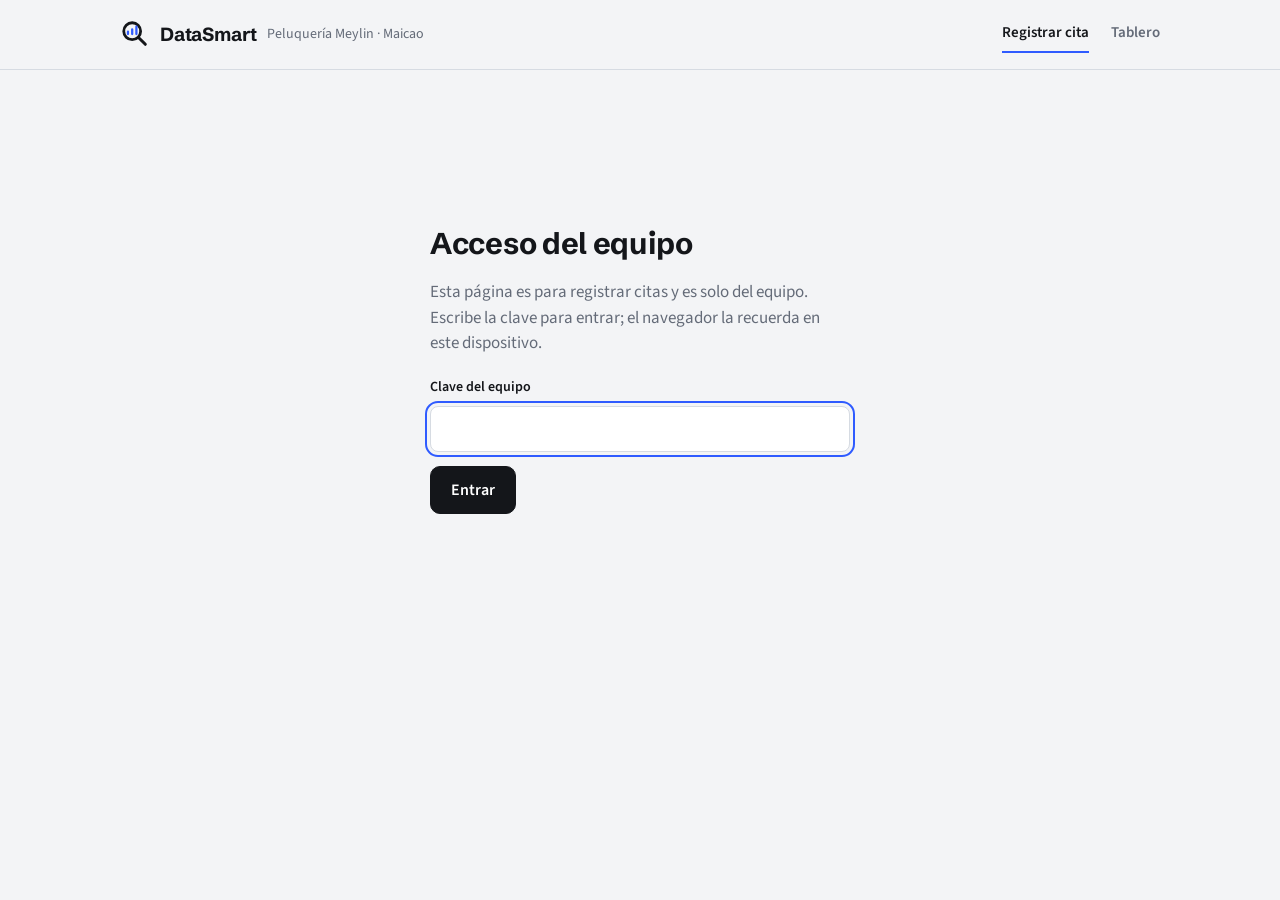
<file: index.html>
<!doctype html>
<html lang="es">
<head>
<meta charset="utf-8">
<meta name="viewport" content="width=device-width, initial-scale=1">
<title>DataSmart · Registrar cita</title>
<link rel="icon" href="data:image/svg+xml,%3Csvg xmlns='http://www.w3.org/2000/svg' viewBox='0 0 32 32'%3E%3Ccircle cx='13' cy='13' r='9' fill='none' stroke='%2314161a' stroke-width='3'/%3E%3Cpath d='M20 20l7 7' stroke='%2314161a' stroke-width='3.2' stroke-linecap='round'/%3E%3Cpath d='M8.5 16v-2.5M13 16v-5M17.5 16v-8' stroke='%232f5bff' stroke-width='2.4' stroke-linecap='round'/%3E%3C/svg%3E">
<link rel="preconnect" href="https://fonts.googleapis.com"><link rel="preconnect" href="https://fonts.gstatic.com" crossorigin>
<link href="https://fonts.googleapis.com/css2?family=Schibsted+Grotesk:wght@500;600;700&family=Source+Sans+3:wght@400;600;700&display=swap" rel="stylesheet">
<link rel="stylesheet" href="datasmart.css?v=5">
<style>
.hoy { display: grid; grid-template-columns: repeat(4, 1fr); border-top: 1px solid var(--line); border-bottom: 1px solid var(--line); margin-top: 26px; }
.hoy > div { padding: 14px 0 14px 16px; border-left: 1px solid var(--line); min-width: 0; }
.hoy > div:first-child { border-left: 0; padding-left: 0; }
.hoy small { display: block; color: var(--muted); font-size: 14px; }
.hoy b { display: block; font: 700 24px/1.2 var(--f-display); color: var(--ink); margin-top: 2px; font-variant-numeric: tabular-nums; }

form.reg { margin-top: 8px; display: grid; }
.campo { display: grid; gap: 12px; padding-block: 24px; border-bottom: 1px solid var(--line); }
.campo > label, .campo > .lab { font: 600 16px var(--f-body); color: var(--ink); }
.campo input[type=date] { font: 500 17px var(--f-body); padding: 11px 14px; border: 1.5px solid var(--line); border-radius: 10px; background: #fff; color: var(--ink); width: 100%; max-width: 260px; }
.grid-serv { display: grid; grid-template-columns: repeat(3, 1fr); gap: 10px; }
.opc { appearance: none; text-align: left; background: #fff; border: 1.5px solid var(--line); border-radius: 12px; padding: 14px 14px 13px; cursor: pointer; display: grid; gap: 4px; min-width: 0; transition: border-color .15s ease, background .15s ease; }
.opc:hover { border-color: var(--ink-2); }
.opc b { font: 600 16px/1.25 var(--f-body); color: var(--ink); }
.opc small { color: var(--muted); font-size: 14.5px; font-variant-numeric: tabular-nums; }
.opc[aria-pressed="true"] { border-color: var(--accent); background: var(--accent-soft); box-shadow: inset 0 0 0 1px var(--accent); }
.opc[aria-pressed="true"] small { color: var(--accent-ink); }
.seg { display: grid; grid-auto-flow: column; grid-auto-columns: 1fr; gap: 0; border: 1.5px solid var(--line); border-radius: 10px; overflow: hidden; background: #fff; max-width: 560px; }
.seg button { appearance: none; border: 0; background: transparent; padding: 12px 10px; font: 600 16px var(--f-body); color: var(--muted); cursor: pointer; border-left: 1px solid var(--line); }
.seg button:first-child { border-left: 0; }
.seg button[aria-pressed="true"] { background: var(--ink); color: #fff; }
.resumen { display: flex; justify-content: space-between; align-items: baseline; gap: 16px; flex-wrap: wrap; padding-block: 22px 8px; }
.resumen .t { font: 700 26px var(--f-display); color: var(--ink); font-variant-numeric: tabular-nums; }
.resumen .t small { font: 500 16px var(--f-body); color: var(--muted); margin-left: 8px; }
.guardar { display: flex; gap: 12px; align-items: center; flex-wrap: wrap; padding-block: 16px 6px; }
@media (max-width: 620px) {
  .hoy { grid-template-columns: repeat(2, 1fr); }
  .hoy > div:nth-child(odd) { border-left: 0; padding-left: 0; }
  .hoy > div:nth-child(n+3) { border-top: 1px solid var(--line); }
  .grid-serv { grid-template-columns: 1fr 1fr; }
  .seg button { font-size: 15px; padding: 11px 6px; }
  .campo input[type=date] { max-width: none; }
  .guardar .btn { width: 100%; }
}
</style>
</head>
<body>
<header class="top">
  <div class="wrap">
    <a class="brand" href="index.html" aria-label="DataSmart, inicio">
      <svg viewBox="0 0 32 32" aria-hidden="true"><circle cx="13" cy="13" r="9" fill="none" stroke="currentColor" stroke-width="3"/><path d="M20 20l7 7" stroke="currentColor" stroke-width="3.2" stroke-linecap="round"/><path d="M8.5 16v-2.5M13 16v-5M17.5 16v-8" stroke="#2f5bff" stroke-width="2.4" stroke-linecap="round"/></svg>
      <b>DataSmart</b><span id="negocio">Peluquería Meylin · Maicao</span>
    </a>
    <nav class="nav" aria-label="Principal"><a href="index.html" aria-current="page">Registrar cita</a><a href="tablero.html">Tablero</a></nav>
    <button class="salir" id="salir" type="button" hidden>Salir</button>
  </div>
</header>

<section class="acceso" id="acceso" aria-labelledby="acc-h">
  <div class="acceso-in">
    <h1 id="acc-h">Acceso del equipo</h1>
    <p>Esta página es para registrar citas y es solo del equipo. Escribe la clave para entrar; el navegador la recuerda en este dispositivo.</p>
    <form id="acc-form" class="acc-form">
      <label for="clave">Clave del equipo</label>
      <input id="clave" type="password" autocomplete="current-password" required>
      <button class="btn" type="submit" id="acc-btn">Entrar</button>
    </form>
    <p class="acc-msg" id="acc-msg" role="status"></p>
  </div>
</section>
<main class="wrap" id="contenido" hidden>
  <section class="block" style="border-top:0;padding-top:40px">
    <h1 class="h1">Registrar una cita</h1>
    <p class="lede" style="margin-top:10px">Una cita por vez. Elige el servicio y cómo llegó la clienta. El precio y el costo salen de la lista de servicios, no se escriben a mano.</p>
    <div class="hoy" id="hoy" aria-live="polite"></div>
  </section>

  <div id="avisos"></div>

  <form class="reg" id="form" novalidate>
    <div class="campo">
      <label for="fecha">Fecha de la cita</label>
      <input type="date" id="fecha" required>
    </div>

    <div class="campo">
      <span class="lab" id="l-serv">Servicio</span>
      <div class="grid-serv" id="servicios" role="group" aria-labelledby="l-serv"></div>
    </div>

    <div class="campo">
      <span class="lab" id="l-llega">¿Cómo llegó?</span>
      <div class="seg" id="llega" role="group" aria-labelledby="l-llega">
        <button type="button" data-v="WhatsApp" aria-pressed="false">WhatsApp</button>
        <button type="button" data-v="Llegó sin cita" aria-pressed="false">Sin cita</button>
        <button type="button" data-v="Vecina" aria-pressed="false">Vecina</button>
      </div>
    </div>

    <div class="campo">
      <span class="lab" id="l-cli">¿Es clienta nueva o ya venía?</span>
      <div class="seg" id="cliente" role="group" aria-labelledby="l-cli">
        <button type="button" data-v="Nueva" aria-pressed="false">Nueva</button>
        <button type="button" data-v="Ya venía" aria-pressed="false">Ya venía</button>
      </div>
    </div>

    <div class="campo" style="border-bottom:0">
      <span class="lab" id="l-est">¿Llegó a la cita?</span>
      <div class="seg" id="estado" role="group" aria-labelledby="l-est">
        <button type="button" data-v="Atendida" aria-pressed="true">Sí, atendida</button>
        <button type="button" data-v="No llegó" aria-pressed="false">No llegó</button>
      </div>
    </div>

    <div class="resumen">
      <div class="t" id="res-t">Elige un servicio</div>
      <p class="note" id="res-n"></p>
    </div>
    <div class="guardar">
      <button class="btn acc" id="guardar" type="submit">Guardar cita</button>
      <button class="btn line sm" id="limpiar" type="button">Empezar de nuevo</button>
    </div>
  </form>

  <p class="foot">Las citas se guardan en la hoja Agenda. Los nombres de las clientas no se piden: no hacen falta para leer la agenda.</p>
</main>
<div class="toast" id="toast" hidden></div>

<script src="config.js?v=5"></script>
<script src="demo-data.js?v=1"></script>
<script src="lib.js?v=5"></script>
<script>
(function () {
  "use strict";
  var $ = function (id) { return document.getElementById(id); }, X = window.DS, esc = X.esc, money = X.money;
  var data = null, sel = { servicio: "", llegada: "", cliente: "", estado: "Atendida" };
  $("negocio").textContent = X.CFG.NEGOCIO || "Agenda";

  function toast(t) { var e = $("toast"); e.textContent = t; e.hidden = false; clearTimeout(toast.h); toast.h = setTimeout(function () { e.hidden = true; }, 3200); }
  function servicioInfo(n) { return (data && data.servicios || []).filter(function (s) { return s.servicio === n; })[0]; }

  function pintaServicios() {
    $("servicios").innerHTML = data.servicios.map(function (s) {
      return '<button type="button" class="opc" data-s="' + esc(s.servicio) + '" aria-pressed="' + (sel.servicio === s.servicio ? "true" : "false") + '"><b>' + esc(s.servicio) + "</b><small>" + money(s.precio) + "</small></button>";
    }).join("");
  }
  function pintaSeg(id, key) {
    document.querySelectorAll("#" + id + " button").forEach(function (b) { b.setAttribute("aria-pressed", b.dataset.v === sel[key] ? "true" : "false"); });
  }
  function resumen() {
    var s = servicioInfo(sel.servicio), t = $("res-t"), n = $("res-n");
    if (!s) { t.textContent = "Elige un servicio"; n.textContent = "Cuando elijas el servicio aparece el ingreso y el margen de esta cita."; return; }
    if (sel.estado === "No llegó") { t.innerHTML = "$0<small>sin ingreso</small>"; n.textContent = "La cita no llegó: se guarda con ingreso cero. Así el sábado no parece más lleno de lo que fue."; return; }
    var m = s.precio - s.costo;
    t.innerHTML = money(s.precio) + "<small>ingreso</small> &nbsp;" + money(m) + "<small>margen</small>";
    n.textContent = "Costo de insumos " + money(s.costo) + ". El margen es antes de arriendo y del tiempo de la dueña.";
  }
  function pintaHoy() {
    var hoy = X.today(), H = data.citas.filter(function (c) { return c.fecha === hoy; }), att = H.filter(function (c) { return X.norm(c.estado) === "atendida"; });
    var ing = X.sum(att, function (c) { return c.precio; });
    $("hoy").innerHTML = '<div><small>Citas hoy</small><b>' + H.length + "</b></div>" +
      '<div><small>Atendidas</small><b>' + att.length + "</b></div>" +
      '<div><small>No llegaron</small><b>' + (H.length - att.length) + "</b></div>" +
      '<div><small>Ingreso de hoy</small><b>' + money(ing) + "</b></div>";
  }

  $("servicios").addEventListener("click", function (e) { var b = e.target.closest("button[data-s]"); if (!b) return; sel.servicio = b.dataset.s; pintaServicios(); resumen(); });
  ["llega", "cliente", "estado"].forEach(function (id) {
    var key = id === "llega" ? "llegada" : id;
    $(id).addEventListener("click", function (e) { var b = e.target.closest("button[data-v]"); if (!b) return; sel[key] = b.dataset.v; pintaSeg(id, key); resumen(); });
  });

  function validar() {
    if (!$("fecha").value) return "Elige la fecha de la cita.";
    if ($("fecha").value > X.today()) return "La fecha no puede ser posterior a hoy. Las citas se registran cuando ya ocurrieron.";
    if (!sel.servicio) return "Elige el servicio.";
    if (!sel.llegada) return "Indica cómo llegó la clienta.";
    if (!sel.cliente) return "Indica si es clienta nueva o ya venía.";
    return "";
  }
  function limpiarForm() {
    sel.servicio = ""; sel.llegada = ""; sel.cliente = ""; sel.estado = "Atendida";
    pintaServicios(); pintaSeg("llega", "llegada"); pintaSeg("cliente", "cliente"); pintaSeg("estado", "estado"); resumen();
  }
  $("limpiar").addEventListener("click", function () { limpiarForm(); $("resultado") && ($("resultado").innerHTML = ""); });

  $("form").addEventListener("submit", function (e) {
    e.preventDefault();
    var err = validar(); if (err) { toast(err); return; }
    if (!X.CFG.REGISTRO) { toast("El registro todavía no está conectado (ver LEEME.txt, paso 4)."); return; }
    var b = $("guardar"); b.disabled = true; b.textContent = "Guardando…";
    var fecha = $("fecha").value;
    X.registrar({ fecha: fecha, servicio: sel.servicio, llegada: sel.llegada, cliente: sel.cliente, estado: sel.estado }).then(function (r) {
      b.disabled = false; b.textContent = "Guardar cita";
      if (r.ok) {
        var s = servicioInfo(sel.servicio);
        data.citas.push({ id: r.id, fecha: fecha, servicio: sel.servicio, llegada: sel.llegada, tipo: sel.cliente, estado: sel.estado, precio: r.precio, costo: r.costo });
        var txt = sel.estado === "No llegó" ? "No llegó, sin ingreso." : "Ingreso " + money(r.precio) + " · margen " + money(r.precio - r.costo) + ".";
        $("avisos").innerHTML = '<div class="aviso ok" role="status"><b>Cita ' + esc(r.id) + " guardada.</b> " + esc(txt) + " Hoy van " + (function (n) { return n + (n === 1 ? " cita registrada." : " citas registradas."); })(data.citas.filter(function (c) { return c.fecha === X.today(); }).length) + "</div>";
        limpiarForm(); pintaHoy();
      } else if (r.sinConfig) {
        toast("El registro todavía no está conectado.");
      } else {
        $("avisos").innerHTML = '<div class="aviso err" role="alert">' + esc(r.error || "No se pudo guardar la cita.") + "</div>";
      }
    });
  });

  $("fecha").max = X.today(); $("fecha").value = X.today();
  $("fecha").addEventListener("change", function () { pintaHoy(); });

  X.acceso(function (d) {
    data = d;
    var av = d.avisos.slice();
    if (d.modo === "demo" && !d.avisos.length) av.push("Modo de demostración: se muestran datos de ejemplo y las citas no se guardan todavía.");
    if (!X.CFG.REGISTRO) av.push("El registro automático no está conectado (REGISTRO en config.js).");
    $("avisos").innerHTML = av.map(function (a) { return '<div class="aviso' + (d.avisos.length ? " err" : "") + '" role="status">' + esc(a) + "</div>"; }).join("");
    pintaServicios(); pintaSeg("estado", "estado"); pintaHoy(); resumen();
  });
})();
</script>
</body>
</html>
</file>
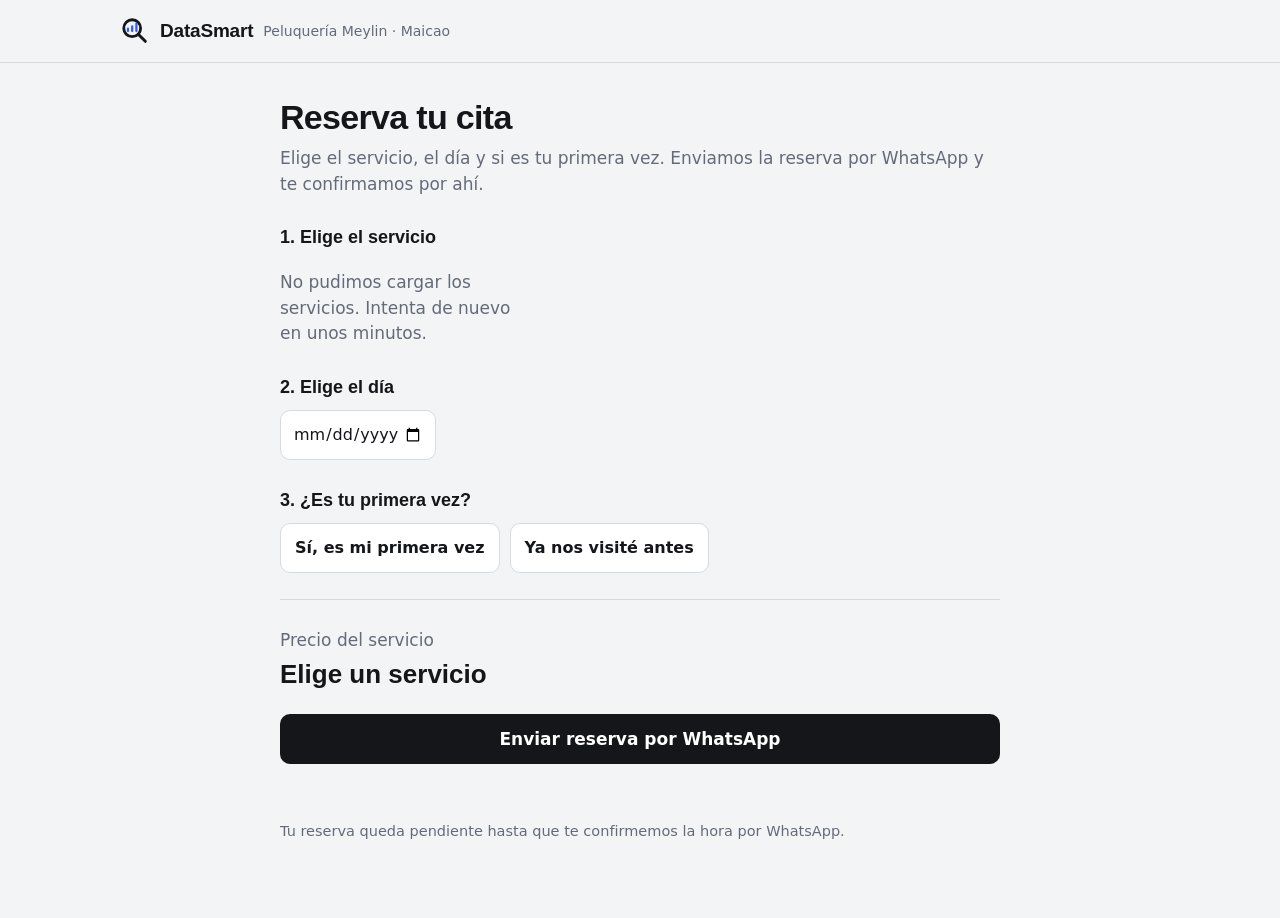
<file: reserva.html>
<!doctype html>
<html lang="es">
<head>
<meta charset="utf-8">
<meta name="viewport" content="width=device-width, initial-scale=1">
<title>Reserva tu cita · DataSmart</title>
<link rel="stylesheet" href="datasmart.css?v=5">
<style>
  .res-main { max-width: 760px; margin: 0 auto; padding: 36px 20px 60px; }
  .res-h { font: 700 34px/1.1 var(--f-display); letter-spacing: -.02em; color: var(--ink); margin: 0; }
  .res-lede { margin: 10px 0 0; color: var(--muted); }
  .res-paso { margin-top: 30px; }
  .res-paso h2 { font: 700 18px var(--f-display); color: var(--ink); margin: 0 0 12px; }
  .opc-grid { display: grid; gap: 10px; grid-template-columns: repeat(auto-fill, minmax(200px, 1fr)); }
  .seg { display: flex; gap: 10px; flex-wrap: wrap; }
  .opc, .seg button {
    font: inherit; color: var(--ink); background: #fff; border: 1px solid var(--line); border-radius: 10px;
    padding: 12px 14px; text-align: left; cursor: pointer; display: grid; gap: 2px;
  }
  .opc b, .seg button { font-weight: 600; font-size: 16px; }
  .opc small { color: var(--muted); font-size: 14px; }
  .opc[aria-pressed="true"], .seg button[aria-pressed="true"] { border-color: var(--accent); background: var(--accent-soft); box-shadow: inset 0 0 0 1px var(--accent); }
  .res-fecha { font: inherit; font-size: 16px; padding: 11px 12px; border: 1px solid var(--line); border-radius: 10px; background: #fff; color: var(--ink); }
  .res-resumen { margin-top: 26px; padding: 18px 0 0; border-top: 1px solid var(--line); display: grid; gap: 6px; }
  .res-resumen b { font: 700 26px var(--f-display); color: var(--ink); }
  .res-resumen p { margin: 0; color: var(--muted); font-size: 15px; }
  .res-btn { margin-top: 18px; width: 100%; font: 700 17px var(--f-body); padding: 15px 18px; border: 0; border-radius: 10px; background: #14161a; color: #fff; cursor: pointer; }
  .res-btn:disabled { opacity: .55; cursor: default; }
  .res-msg { min-height: 1.4em; color: #b42318; font-size: 15px; margin-top: 10px; }
  .res-aviso { margin-top: 26px; font-size: 14.5px; color: var(--muted); }
  .res-toast { position: fixed; left: 50%; bottom: 24px; transform: translateX(-50%); background: #14161a; color: #fff; padding: 10px 16px; border-radius: 8px; font-size: 15px; max-width: calc(100% - 40px); }
  .res-toast[hidden] { display: none; }
</style>
</head>
<body>
<header class="top">
  <div class="wrap">
    <a class="brand" href="reserva.html" aria-label="DataSmart, reservas">
      <svg viewBox="0 0 32 32" aria-hidden="true"><circle cx="13" cy="13" r="9" fill="none" stroke="currentColor" stroke-width="3"/><path d="M20 20l7 7" stroke="currentColor" stroke-width="3.2" stroke-linecap="round"/><path d="M8.5 16v-2.5M13 16v-5M17.5 16v-8" stroke="#2f5bff" stroke-width="2.4" stroke-linecap="round"/></svg>
      <b>DataSmart</b><span id="negocio"></span>
    </a>
  </div>
</header>

<main class="res-main">
  <h1 class="res-h">Reserva tu cita</h1>
  <p class="res-lede">Elige el servicio, el día y si es tu primera vez. Enviamos la reserva por WhatsApp y te confirmamos por ahí.</p>

  <section class="res-paso" aria-labelledby="h-serv">
    <h2 id="h-serv">1. Elige el servicio</h2>
    <div class="opc-grid" id="servicios"><p class="res-lede">Cargando servicios…</p></div>
  </section>

  <section class="res-paso" aria-labelledby="h-dia">
    <h2 id="h-dia">2. Elige el día</h2>
    <input class="res-fecha" id="fecha" type="date" aria-label="Día de la cita">
  </section>

  <section class="res-paso" aria-labelledby="h-tipo">
    <h2 id="h-tipo">3. ¿Es tu primera vez?</h2>
    <div class="seg" id="tipo">
      <button type="button" data-v="Nueva" aria-pressed="false">Sí, es mi primera vez</button>
      <button type="button" data-v="Ya venía" aria-pressed="false">Ya nos visité antes</button>
    </div>
  </section>

  <div class="res-resumen" aria-live="polite">
    <span class="res-lede">Precio del servicio</span>
    <b id="res-t">Elige un servicio</b>
    <p id="res-n"></p>
  </div>

  <button class="res-btn" id="enviar" type="button">Enviar reserva por WhatsApp</button>
  <p class="res-msg" id="msg" role="status"></p>
  <p class="res-aviso">Tu reserva queda pendiente hasta que te confirmemos la hora por WhatsApp.</p>
</main>

<div class="res-toast" id="toast" role="status" hidden></div>

<script src="config.js?v=5"></script>
<script src="lib.js?v=5"></script>
<script>
(function () {
  "use strict";
  var X = window.DS, $ = function (id) { return document.getElementById(id); };
  var sel = { servicios: [], tipo: "" }, servicios = [];
  var hoy = X.today();

  $("negocio").textContent = X.CFG.NEGOCIO || "";
  $("fecha").min = hoy;
  $("fecha").max = X.addDays(hoy, 60);
  $("fecha").value = "";

  function toast(t) { var e = $("toast"); e.textContent = t; e.hidden = false; clearTimeout(toast.h); toast.h = setTimeout(function () { e.hidden = true; }, 3400); }
  function precioDe(n) { return servicios.filter(function (s) { return s.servicio === n; })[0]; }

  function pintaServicios() {
    $("servicios").innerHTML = servicios.map(function (s) {
      var on = sel.servicios.indexOf(s.servicio) >= 0;
      return '<button type="button" class="opc" data-s="' + X.esc(s.servicio) + '" aria-pressed="' + (on ? "true" : "false") + '"><b>' + X.esc(s.servicio) + "</b><small>" + X.money(s.precio) + "</small></button>";
    }).join("");
  }
  function pintaTipo() {
    document.querySelectorAll("#tipo button").forEach(function (b) { b.setAttribute("aria-pressed", b.dataset.v === sel.tipo ? "true" : "false"); });
  }
  function resumen() {
    var total = 0, nombres = [];
    sel.servicios.forEach(function (n) { var s = precioDe(n); if (s) { total += s.precio; nombres.push(s.servicio); } });
    $("res-t").textContent = nombres.length ? X.money(total) : "Elige un servicio";
    $("res-n").textContent = nombres.length ? (nombres.length === 1 ? "Precio de " + nombres[0] : nombres.length + " servicios: " + nombres.join(", ")) + ". Lo pagas al llegar." : "";
  }

  $("servicios").addEventListener("click", function (e) {
    var b = e.target.closest("button[data-s]"); if (!b) return;
    var n = b.dataset.s, k = sel.servicios.indexOf(n);
    if (k >= 0) sel.servicios.splice(k, 1); else sel.servicios.push(n);
    pintaServicios(); resumen();
  });
  $("tipo").addEventListener("click", function (e) {
    var b = e.target.closest("button[data-v]"); if (!b) return;
    sel.tipo = b.dataset.v; pintaTipo();
  });

  function validar() {
    if (!sel.servicios.length) return "Elige al menos un servicio.";
    if (!$("fecha").value) return "Elige el día.";
    if ($("fecha").value < hoy) return "Elige un día de hoy en adelante.";
    if (!sel.tipo) return "Dinos si es tu primera vez o si ya nos visitaste.";
    return "";
  }
  function textoReserva(id) {
    var f = X.dayName($("fecha").value) + " " + X.fmtDate($("fecha").value);
    return "Hola, quiero reservar " + sel.servicios.join(" y ") + " para el " + f + ". " +
      (sel.tipo === "Nueva" ? "Es mi primera vez." : "Ya nos he visitado antes.") + (id ? " (Reserva " + id + ")" : "");
  }

  $("enviar").addEventListener("click", function () {
    var err = validar(); if (err) { $("msg").textContent = err; return; }
    $("msg").textContent = "";
    var b = $("enviar"); b.disabled = true; b.textContent = "Enviando…";
    X.enviarSolicitud({ servicios: sel.servicios, fecha: $("fecha").value, tipo: sel.tipo }).then(function (r) {
      if (!X.CFG.WHATSAPP) { b.disabled = false; b.textContent = "Enviar reserva por WhatsApp"; $("msg").textContent = "La reserva por WhatsApp todavía no está configurada. Avisa al negocio."; return; }
      var id = r && r.ok ? r.id : "";
      if (!id) toast("No pudimos guardar la reserva en línea. Te escribimos por WhatsApp igual.");
      location.href = "https://wa.me/" + X.CFG.WHATSAPP + "?text=" + encodeURIComponent(textoReserva(id));
    });
  });

  X.loadServicios().then(function (d) {
    servicios = d.servicios; pintaServicios(); resumen();
  }, function (err) {
    var m = err && err.message;
    var txt = m === "sinregistro" ? "Falta conectar el script en config.js (REGISTRO)."
      : m === "version" ? "El script de Google todavía no tiene la versión nueva. En Apps Script: Implementar > Administrar implementaciones > editar > Versión nueva > Implementar."
      : m === "hoja" ? "No encuentro la hoja Servicios con las columnas Servicio y Precio."
      : "No pudimos cargar los servicios. Intenta de nuevo en unos minutos.";
    $("servicios").innerHTML = '<p class="res-lede">' + X.esc(txt) + '</p>';
  });
})();
</script>
</body>
</html>
</file>
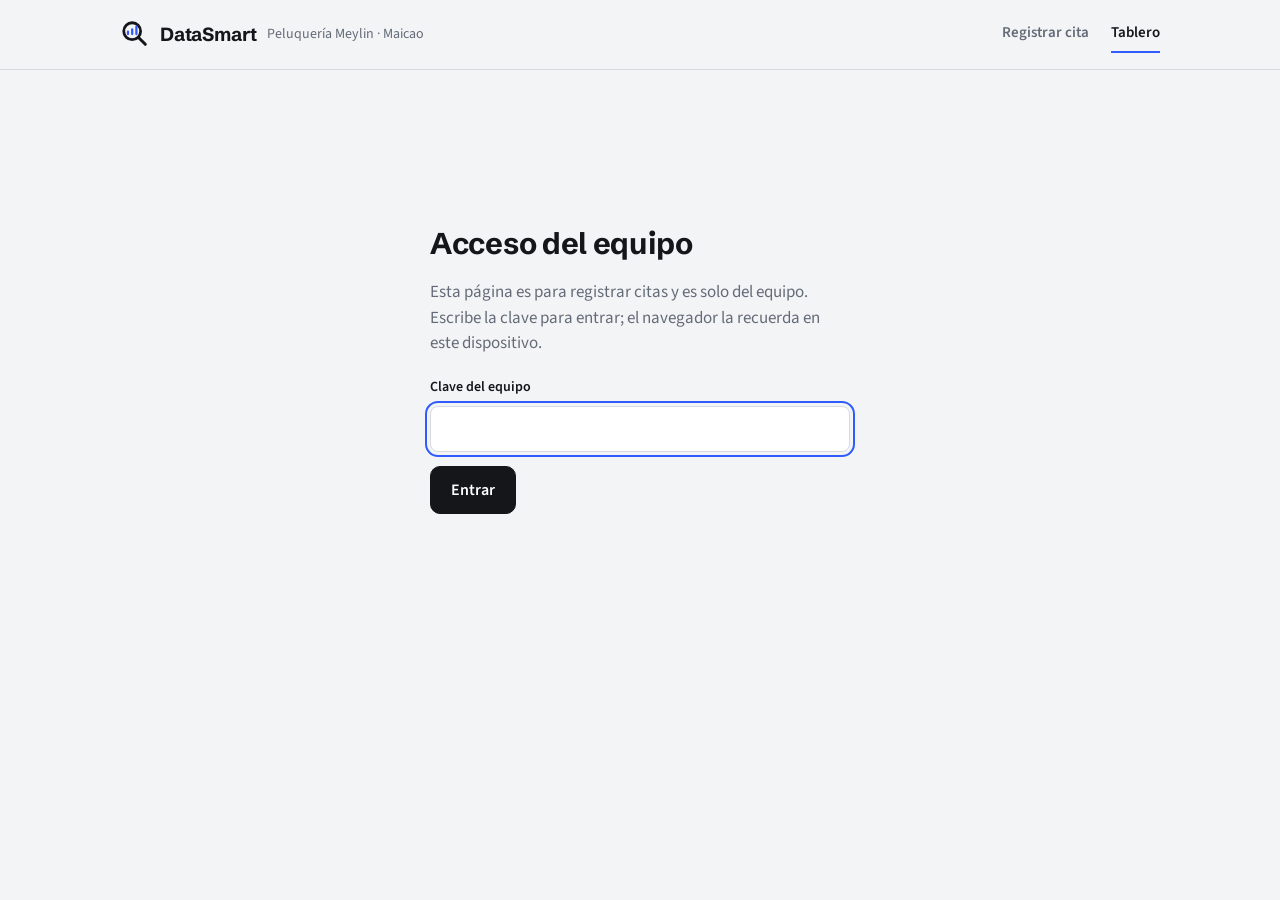
<file: tablero.html>
<!doctype html>
<html lang="es">
<head>
<meta charset="utf-8">
<meta name="viewport" content="width=device-width, initial-scale=1">
<title>DataSmart · Tablero</title>
<link rel="icon" href="data:image/svg+xml,%3Csvg xmlns='http://www.w3.org/2000/svg' viewBox='0 0 32 32'%3E%3Ccircle cx='13' cy='13' r='9' fill='none' stroke='%2314161a' stroke-width='3'/%3E%3Cpath d='M20 20l7 7' stroke='%2314161a' stroke-width='3.2' stroke-linecap='round'/%3E%3Cpath d='M8.5 16v-2.5M13 16v-5M17.5 16v-8' stroke='%232f5bff' stroke-width='2.4' stroke-linecap='round'/%3E%3C/svg%3E">
<link rel="preconnect" href="https://fonts.googleapis.com"><link rel="preconnect" href="https://fonts.gstatic.com" crossorigin>
<link href="https://fonts.googleapis.com/css2?family=Schibsted+Grotesk:wght@500;600;700&family=Source+Sans+3:wght@400;600;700&display=swap" rel="stylesheet">
<link rel="stylesheet" href="datasmart.css?v=5">
<style>
.bar-top { display: flex; justify-content: space-between; align-items: end; gap: 20px; flex-wrap: wrap; padding-block: 38px 6px; }
.bar-top .h1 { font-size: clamp(28px, 4vw, 40px); }
.rango { display: flex; gap: 12px; align-items: end; flex-wrap: wrap; }
.rango label { display: grid; gap: 4px; font: 600 14px var(--f-body); color: var(--muted); }
.rango input { font: 500 16px var(--f-body); padding: 8px 10px; border: 1.5px solid var(--line); border-radius: 8px; background: #fff; color: var(--ink); }

.hero { padding-block: 34px 40px; display: grid; gap: 12px; }
.hero .cifra { font: 700 clamp(64px, 12vw, 136px)/.95 var(--f-display); letter-spacing: -.035em; color: var(--ink); font-variant-numeric: tabular-nums; }
.hero .cifra span { color: var(--accent); }
.hero p { margin: 0; max-width: 56ch; font-size: 19px; color: var(--ink-2); }
.cifras { display: grid; grid-template-columns: repeat(4, 1fr); margin-top: 26px; border-top: 1px solid var(--line); }
.cifras > div { padding: 18px 0 0 18px; border-left: 1px solid var(--line); min-width: 0; }
.cifras > div:first-child { border-left: 0; padding-left: 0; }
.cifras small { display: block; color: var(--muted); font-size: 15px; }
.cifras b { display: block; font: 700 clamp(26px, 3vw, 34px)/1.1 var(--f-display); color: var(--ink); margin-top: 6px; font-variant-numeric: tabular-nums; letter-spacing: -.01em; }
.cifras b.acc { color: var(--accent); }

.lecturas { display: grid; gap: 0; margin: 0; padding: 0; list-style: none; }
.lecturas li { padding-block: 16px; border-top: 1px solid var(--line); font-size: 18px; color: var(--ink-2); max-width: 72ch; }
.lecturas li:last-child { border-bottom: 1px solid var(--line); }
.lecturas b { color: var(--ink); font-weight: 700; }

.dos { display: grid; grid-template-columns: 1.15fr 1fr; gap: 56px; align-items: start; }

.fila { display: grid; grid-template-columns: minmax(130px, 200px) 1fr minmax(96px, 130px); gap: 16px; align-items: center; padding-block: 12px; border-top: 1px solid var(--line); font-size: 16.5px; }
.fila:last-child { border-bottom: 1px solid var(--line); }
.fila .n b { display: block; color: var(--ink); font-weight: 600; }
.fila .n small { color: var(--muted); font-size: 14px; }
.fila .pista { height: 12px; background: var(--soft); border-radius: 2px; overflow: hidden; }
.fila .pista i { display: block; height: 100%; width: 0; background: var(--bar); transition: width .9s cubic-bezier(.2,.7,.2,1); }
.fila.top .pista i { background: var(--accent); }
.fila .v { text-align: right; font-variant-numeric: tabular-nums; color: var(--ink); font-weight: 700; }
.fila .n { grid-column: 1; grid-row: 1; }
.fila .v small { display: block; font-weight: 400; color: var(--muted); font-size: 14px; }

.cols { display: grid; grid-template-columns: repeat(6, 1fr); gap: 14px; height: 280px; border-bottom: 1px solid var(--ink); padding-top: 4px; }
.col { display: grid; grid-template-rows: auto minmax(0, 1fr) auto auto; justify-items: center; align-items: end; gap: 8px; min-width: 0; }
.col .zona { height: 100%; width: 100%; display: flex; align-items: flex-end; justify-content: center; }
.col .b { width: 100%; max-width: 64px; background: var(--bar); border-radius: 3px 3px 0 0; height: 0; transition: height .9s cubic-bezier(.2,.7,.2,1); }
.col.top .b { background: var(--accent); }
.col .val { font: 700 15px var(--f-display); color: var(--ink); white-space: nowrap; font-variant-numeric: tabular-nums; }
.col .d { font-size: 15px; color: var(--ink-2); padding-bottom: 6px; }
.col .c { font-size: 13px; color: var(--muted); }
.col .ds { display: none; }
.col-wrap { position: relative; }
.nota-dia { margin-top: 14px; }

.grupo { display: grid; gap: 14px; }
.grupo + .grupo { margin-top: 30px; }
.comp { display: grid; gap: 6px; }
.comp .l { display: flex; justify-content: space-between; gap: 12px; font-size: 16.5px; color: var(--ink); }
.comp .l b { font-variant-numeric: tabular-nums; }
.comp .pista { height: 14px; background: var(--soft); border-radius: 2px; overflow: hidden; }
.comp .pista i { display: block; height: 100%; width: 0; background: var(--bar); transition: width .9s cubic-bezier(.2,.7,.2,1); }
.comp.top .pista i { background: var(--accent); }

.puntos { display: grid; grid-template-columns: repeat(11, 1fr); gap: 10px; max-width: 360px; }
.punto { aspect-ratio: 1; border-radius: 50%; background: var(--ink-2); opacity: .85; }
.punto.no { background: transparent; box-shadow: inset 0 0 0 2px var(--accent); opacity: 1; }
.leyenda { display: flex; gap: 18px; flex-wrap: wrap; font-size: 14.5px; color: var(--muted); margin-top: 10px; }
.leyenda span { display: inline-flex; align-items: center; gap: 8px; }
.leyenda i { width: 11px; height: 11px; border-radius: 50%; display: inline-block; }
.leyenda .a { background: var(--ink-2); } .leyenda .b { box-shadow: inset 0 0 0 2px var(--accent); }
.grande { font: 700 clamp(40px, 5vw, 56px)/1 var(--f-display); letter-spacing: -.02em; color: var(--ink); font-variant-numeric: tabular-nums; }
.grande span { color: var(--accent); }
.cuadro { display: grid; gap: 10px; }
.cuadro p { margin: 0; color: var(--ink-2); font-size: 17px; max-width: 46ch; }

.hacer { display: grid; gap: 0; margin: 0; padding: 0; list-style: none; }
.hacer li { display: grid; grid-template-columns: 1fr; gap: 6px; padding-block: 20px; border-top: 1px solid var(--line); }
.hacer li:last-child { border-bottom: 1px solid var(--line); }
.hacer b { font: 700 21px/1.3 var(--f-display); color: var(--ink); letter-spacing: -.005em; max-width: 52ch; }
.hacer small { color: var(--muted); font-size: 16px; max-width: 70ch; }

@media (max-width: 860px) {
  .dos { grid-template-columns: 1fr; gap: 44px; }
}
@media (max-width: 640px) {
  .cifras { grid-template-columns: repeat(2, 1fr); }
  .cifras > div:nth-child(odd) { border-left: 0; padding-left: 0; }
  .cifras > div:nth-child(n+3) { border-top: 1px solid var(--line); margin-top: 18px; }
  .fila { grid-template-columns: 1fr auto; row-gap: 8px; }
  .fila .n { grid-column: 1; grid-row: 1; }
  .fila .pista { grid-column: 1 / -1; grid-row: 2; }
  .fila .v { grid-column: 2; grid-row: 1; }
  .col .val { font-size: 11.5px; }
  .col .dl { display: none; } .col .ds { display: inline; }
  .cols { gap: 6px; height: 220px; }
  .col .d { font-size: 13.5px; }
  .col .c { font-size: 12px; }
  .puntos { grid-template-columns: repeat(11, 1fr); gap: 7px; }
  section.block { padding-block: 34px; }
}
.tabs { display: flex; gap: 26px; border-bottom: 1px solid var(--line); margin-top: 18px; }
.tabs button { appearance: none; background: none; border: 0; padding: 10px 0 12px; font: 600 16px var(--f-body); color: var(--muted); cursor: pointer; border-bottom: 2px solid transparent; margin-bottom: -1px; }
.tabs button:hover { color: var(--ink); }
.tabs button[aria-selected="true"] { color: var(--ink); border-bottom-color: var(--accent); }
.panel[hidden] { display: none; }
.panel { animation: sube .35s ease both; }
.preg { display: grid; gap: 8px; padding-block: 26px; border-top: 1px solid var(--line); max-width: 74ch; }
.preg:first-child { border-top: 0; padding-top: 6px; }
.preg h3 { margin: 0; font: 700 22px/1.25 var(--f-display); color: var(--ink); letter-spacing: -.005em; }
.preg .resp { margin: 0; font-size: 18px; color: var(--ink-2); }
.preg .resp b { color: var(--ink); }
.preg .muestra { margin: 0; font-size: 14.5px; color: var(--muted); font-variant-numeric: tabular-nums; }
.preg .vere { margin: 4px 0 0; font: 700 15px var(--f-body); letter-spacing: 0; }
.preg .vere.si { color: var(--accent); }
.preg .vere.no { color: var(--ink-2); }
.preg .vere::before { content: ""; display: inline-block; width: 9px; height: 9px; border-radius: 50%; margin-right: 8px; vertical-align: 1px; background: var(--accent); }
.preg .vere.no::before { background: transparent; box-shadow: inset 0 0 0 2px var(--ink-2); }
.preg .note { font-size: 16px; color: var(--ink-2); margin: 0; }
.cal { display: grid; gap: 0; margin: 0; padding: 0; list-style: none; }
.cal li { display: grid; grid-template-columns: 74px 1fr; gap: 16px; padding-block: 15px; border-top: 1px solid var(--line); }
.cal li:last-child { border-bottom: 1px solid var(--line); }
.cal b { font: 600 17px var(--f-body); color: var(--ink); }
.cal small { display: block; color: var(--muted); font-size: 15.5px; margin-top: 2px; }
.cal .tag { font: 700 13px var(--f-body); color: var(--muted); padding-top: 3px; }
.cal .tag.revisar { color: var(--accent); }
.ciclo { display: grid; grid-template-columns: repeat(5, 1fr); gap: 0; border-top: 1px solid var(--line); border-bottom: 1px solid var(--line); margin-top: 8px; }
.ciclo > div { padding: 16px 16px 16px 0; min-width: 0; }
.ciclo > div + div { padding-left: 16px; border-left: 1px solid var(--line); }
.ciclo b { display: block; font: 700 19px var(--f-display); color: var(--ink); }
.ciclo small { display: block; color: var(--muted); font-size: 15px; margin-top: 4px; }
.btn.line.sm { padding: 9px 14px; }
@media (max-width: 860px) { .ciclo { grid-template-columns: 1fr; } .ciclo > div { padding: 12px 0; } .ciclo > div + div { padding-left: 0; border-left: 0; border-top: 1px solid var(--line); } }
@media (max-width: 640px) { .preg h3 { font-size: 19px; } .cal li { grid-template-columns: 1fr; gap: 4px; } }
</style>
</head>
<body>
<header class="top">
  <div class="wrap">
    <a class="brand" href="index.html" aria-label="DataSmart, inicio">
      <svg viewBox="0 0 32 32" aria-hidden="true"><circle cx="13" cy="13" r="9" fill="none" stroke="currentColor" stroke-width="3"/><path d="M20 20l7 7" stroke="currentColor" stroke-width="3.2" stroke-linecap="round"/><path d="M8.5 16v-2.5M13 16v-5M17.5 16v-8" stroke="#2f5bff" stroke-width="2.4" stroke-linecap="round"/></svg>
      <b>DataSmart</b><span id="negocio">Peluquería Meylin · Maicao</span>
    </a>
    <nav class="nav" aria-label="Principal"><a href="index.html">Registrar cita</a><a href="tablero.html" aria-current="page">Tablero</a></nav>
    <button class="salir" id="salir" type="button" hidden>Salir</button>
  </div>
</header>

<section class="acceso" id="acceso" aria-labelledby="acc-h">
  <div class="acceso-in">
    <h1 id="acc-h">Acceso del equipo</h1>
    <p>Esta página es para registrar citas y es solo del equipo. Escribe la clave para entrar; el navegador la recuerda en este dispositivo.</p>
    <form id="acc-form" class="acc-form">
      <label for="clave">Clave del equipo</label>
      <input id="clave" type="password" autocomplete="current-password" required>
      <button class="btn" type="submit" id="acc-btn">Entrar</button>
    </form>
    <p class="acc-msg" id="acc-msg" role="status"></p>
  </div>
</section>
<main class="wrap" id="contenido" hidden>
  <div class="bar-top">
    <div>
      <h1 class="h1">La agenda, leída</h1>
      <p class="lede" id="periodo" style="margin-top:8px">Cargando datos…</p>
    </div>
    <div class="rango">
      <label>Desde<input type="date" id="desde"></label>
      <label>Hasta<input type="date" id="hasta"></label>
      <button class="btn line sm" id="todo" type="button">Todo el periodo</button>
      <button class="btn line sm" id="csv" type="button">Descargar CSV</button>
    </div>
  </div>
  <div id="avisos"></div>
  <nav class="tabs" role="tablist" aria-label="Secciones">
    <button type="button" role="tab" data-tab="resumen" aria-selected="true">Resumen</button>
    <button type="button" role="tab" data-tab="estadistica" aria-selected="false">Estadística</button>
    <button type="button" role="tab" data-tab="solicitudes" aria-selected="false">Solicitudes <span id="sol-cuenta"></span></button>
    <button type="button" role="tab" data-tab="preguntas" aria-selected="false">Preguntas</button>
    <button type="button" role="tab" data-tab="calidad" aria-selected="false">Calidad y método</button>
  </nav>

  <div class="panel" id="p-resumen">
  <section class="hero" id="hero" aria-label="Resumen"></section>

  <section class="block" aria-labelledby="h-lec">
    <div class="head"><h2 class="h2" id="h-lec">Lo que dice la agenda</h2></div>
    <ul class="lecturas" id="lecturas"></ul>
  </section>

  <section class="block" aria-labelledby="h-silla">
    <div class="head"><h2 class="h2" id="h-silla">Qué paga la silla</h2><p class="note">Margen por servicio en las citas atendidas. Entre paréntesis, el número de citas. La barra oscura es el que más deja.</p></div>
    <div id="silla"></div>
  </section>

  <section class="block" aria-labelledby="h-dia">
    <div class="head"><h2 class="h2" id="h-dia">Cada día de la semana</h2><p class="note">Ingreso de las citas atendidas, sumado en todo el periodo. Cada día de la semana aparece dos veces en estas doce jornadas.</p></div>
    <div class="col-wrap"><div class="cols" id="dias" role="img" aria-label="Ingreso por día de la semana"></div></div>
    <p class="note nota-dia" id="dia-nota"></p>
  </section>

  <section class="block" aria-labelledby="h-quien">
    <div class="dos">
      <div class="grupo">
        <div class="head" style="margin-bottom:0"><h2 class="h2" id="h-quien">Quién viene</h2><p class="note">Ingreso promedio por cita atendida, según si la clienta ya venía o es nueva.</p></div>
        <div id="quien"></div>
      </div>
      <div class="grupo">
        <div class="head" style="margin-bottom:0"><h2 class="h2">Quién no llega</h2><p class="note">Cada punto es una cita por WhatsApp. El anillo marca las que no llegaron.</p></div>
        <div class="cuadro">
          <div class="puntos" id="puntos" role="img" aria-label="Citas por WhatsApp que no llegaron"></div>
          <div class="leyenda"><span><i class="a"></i>Llegó</span><span><i class="b"></i>No llegó</span></div>
          <div class="grande" id="grande-noll" style="margin-top:14px"></div>
          <p id="noll-txt"></p>
        </div>
      </div>
    </div>
  </section>

  <section class="block" aria-labelledby="h-hacer">
    <div class="head"><h2 class="h2" id="h-hacer">Lo que puede cambiar la otra semana</h2><p class="note">Cuatro cambios pequeños. Cada uno con el dato que lo sostiene. No se mide si funcionaron: eso se verá en la siguiente agenda.</p></div>
    <ul class="hacer" id="hacer"></ul>
  </section>

  </div>

  <div class="panel" id="p-estadistica" hidden>
    <section class="block" style="border-top:0;padding-top:34px">
      <div class="head"><h2 class="h2">Estadística de la agenda</h2><p class="note">Cada número trae su tamaño de muestra. Con pocas citas, los intervalos son anchos y las diferencias pueden ser azar. Se calcula con el periodo elegido arriba.</p></div>
      <div id="est"></div>
    </section>
  </div>

  <div class="panel" id="p-solicitudes" hidden>
    <section class="block" style="border-top:0;padding-top:34px">
      <div class="head"><h2 class="h2">Reservas pendientes</h2><p class="note">Llegan desde la página de reserva para clientes, con la clienta anotada como nueva o que ya venía. Al confirmar, se registra la cita real con su precio y costo.</p></div>
      <div id="sol"></div>
    </section>
  </div>

  <div class="panel" id="p-preguntas" hidden>
    <section class="block" style="border-top:0;padding-top:34px">
      <div class="head"><h2 class="h2">Cuatro preguntas, con su muestra</h2><p class="note">Cada respuesta dice cuántos datos la respaldan. Si la muestra es chica, se dice que todavía no se puede afirmar. Las preguntas se responden con el periodo elegido arriba.</p></div>
      <div id="preg"></div>
    </section>
  </div>

  <div class="panel" id="p-calidad" hidden>
    <section class="block" style="border-top:0;padding-top:34px">
      <div class="head"><h2 class="h2">¿Se puede confiar en estos datos?</h2><p class="note">Revisiones sobre toda la agenda, sin importar las fechas elegidas.</p></div>
      <ul class="cal" id="cal"></ul>
    </section>
    <section class="block">
      <div class="head"><h2 class="h2">Cómo llegamos a estas cifras</h2><p class="note">El análisis siguió cinco etapas. Cada una deja una evidencia en el paquete del proyecto.</p></div>
      <div class="ciclo">
        <div><b>Recolectar</b><small>Agenda anotada en papel, 17 al 29 de agosto.</small></div>
        <div><b>Organizar</b><small>Pasada a Excel: 40 citas, una fila por cita.</small></div>
        <div><b>Limpiar</b><small>Seis errores corregidos, con el papel a la mano.</small></div>
        <div><b>Analizar</b><small>Márgenes, días, canales y muestras por pregunta.</small></div>
        <div><b>Visualizar</b><small>Este tablero y el informe para la dueña.</small></div>
      </div>
      <h3 class="h2" style="font-size:19px;margin:34px 0 12px">Errores de la agenda que se corrigieron</h3>
      <ul class="cal">
        <li><span class="tag">Error</span><div><b>“Rayitos”, “mechas” y “color” como tres servicios</b><small>Todo eso es “Color o mechas”. Si no, el color parecía pequeño.</small></div></li>
        <li><span class="tag">Error</span><div><b>Citas que no llegaron sumadas con precio</b><small>Estado distinto, ingreso en cero. Si no, el sábado parecía más lleno.</small></div></li>
        <li><span class="tag">Error</span><div><b>Una clienta escrita de dos formas</b><small>“Yus” y su nombre completo eran la misma persona.</small></div></li>
        <li><span class="tag">Error</span><div><b>Costo del tinte igual al de un corte</b><small>El costo sale de lo que se compra, no del precio de lista.</small></div></li>
        <li><span class="tag">Error</span><div><b>Domingo cerrado en la tabla</b><small>Un día sin abrir no es un día de cero ventas.</small></div></li>
        <li><span class="tag">Error</span><div><b>Un corte de caballero anotado dos veces</b><small>Una cita, una fila: se contrastó con el papel.</small></div></li>
      </ul>
    </section>
  </div>

  <p class="foot" id="foot"></p>
</main>
<div class="toast" id="toast" hidden></div>

<script src="config.js?v=5"></script>
<script src="demo-data.js?v=1"></script>
<script src="lib.js?v=5"></script>
<script src="analisis.js?v=5"></script>
<script>
(function () {
  "use strict";
  var $ = function (id) { return document.getElementById(id); }, X = window.DS, esc = X.esc, money = X.money, ORDEN = X.ORDEN;
  var data, A, loadedAt;
  $("negocio").textContent = X.CFG.NEGOCIO || "Agenda";
  function toast(t) { var e = $("toast"); e.textContent = t; e.hidden = false; clearTimeout(toast.h); toast.h = setTimeout(function () { e.hidden = true; }, 3000); }
  function pct(a, b) { return b ? Math.round(a * 100 / b) : 0; }
  function sube(el) { requestAnimationFrame(function () { requestAnimationFrame(function () { el.querySelectorAll("[data-w]").forEach(function (i) { i.style.width = i.dataset.w; }); el.querySelectorAll("[data-h]").forEach(function (i) { i.style.height = i.dataset.h; }); }); }); }

  function renderHero() {
    var p = Math.round(A.pct * 100);
    $("hero").innerHTML = '<div class="cifra">' + money(A.margen) + "</div>" +
      "<p>de margen en " + A.nDias + (A.nDias === 1 ? " día" : " días") + ", el " + p + " % de lo que entró. Es antes de arriendo y del tiempo de la dueña: no es la ganancia.</p>" +
      '<div class="cifras">' +
      "<div><small>Citas anotadas</small><b>" + A.n + "</b></div>" +
      "<div><small>Atendidas</small><b>" + A.nAtt + "</b></div>" +
      '<div><small>No llegaron</small><b class="acc">' + A.nNoll + "</b></div>" +
      "<div><small>Ingreso</small><b>" + money(A.ing) + "</b></div></div>";
  }

  function renderLecturas() {
    var L = DSA.lecturas(A);
    $("lecturas").innerHTML = L.map(function (x) { return "<li>" + x.t + "</li>"; }).join("");
  }

  function renderSilla() {
    var S = A.servicios; if (!S.length) { $("silla").innerHTML = ""; return; }
    var mx = Math.max.apply(null, S.map(function (s) { return s.margen; }).concat([1]));
    $("silla").innerHTML = S.map(function (s, i) {
      return '<div class="fila' + (i === 0 ? " top" : "") + '"><div class="n"><b>' + esc(s.servicio) + "</b><small>" + s.citas + (s.citas === 1 ? " cita" : " citas") + "</small></div>" +
        '<div class="pista"><i data-w="' + (s.margen * 100 / mx).toFixed(1) + '%"></i></div>' +
        '<div class="v">' + money(s.margen) + "<small>" + money(s.mpc) + " por cita</small></div></div>";
    }).join("");
    sube($("silla"));
  }

  function renderDias() {
    var D = ORDEN.map(function (d) { return { d: d, ing: A.dow[d].ing, c: A.dow[d].citas }; });
    var mx = Math.max.apply(null, D.map(function (x) { return x.ing; }).concat([1]));
    $("dias").innerHTML = D.map(function (x) {
      var h = (x.ing * 100 / mx).toFixed(1) + "%", top = x.d === A.diaTop && x.ing > 0;
      return '<div class="col' + (top ? " top" : "") + '"><span class="val">' + (x.ing ? money(x.ing) : "—") + '</span><div class="zona"><div class="b" data-h="' + h + '" title="' + x.d + ": " + money(x.ing) + " en " + x.c + ' citas"></div></div><span class="d"><span class="dl">' + x.d + '</span><span class="ds">' + x.d.slice(0, 3) + '</span></span><span class="c">' + x.c + (x.c === 1 ? " cita" : " citas") + "</span></div>";
    }).join("");
    sube($("dias"));
    $("dia-nota").innerHTML = A.diaTop ? "El <b>" + esc(A.diaTop.toLowerCase()) + "</b> es el día con más ingreso. En ventas por día hay que mirar un mes entero antes de decir que un día siempre es flojo." : "";
  }

  function renderQuien() {
    var t = A.tipo, ya = t["Ya venía"] || { ipc: 0, citas: 0 }, nu = t["Nueva"] || { ipc: 0, citas: 0 };
    var mx = Math.max(ya.ipc, nu.ipc, 1);
    $("quien").innerHTML = '<div class="comp top"><div class="l"><span>Ya venía · ' + ya.citas + " citas</span><b>" + money(ya.ipc) + "</b></div><div class=\"pista\"><i data-w=\"" + (ya.ipc * 100 / mx).toFixed(1) + '%"></i></div></div>' +
      '<div class="comp"><div class="l"><span>Nueva · ' + nu.citas + " citas</span><b>" + money(nu.ipc) + "</b></div><div class=\"pista\"><i data-w=\"" + (nu.ipc * 100 / mx).toFixed(1) + '%"></i></div></div>' +
      '<p class="note" style="margin-top:8px">Casi toda la diferencia viene del servicio. Los colores y los peinados de evento fueron de clientas que ya venían; la mayoría de los cortes de caballero fueron de clientes nuevos sin cita.</p>';
    sube($("quien"));
  }

  function renderNoll() {
    var w = A.wa, sc = A.sinCita;
    var pts = ""; for (var i = 0; i < w.citas; i++) pts += '<span class="punto' + (i < w.noll ? " no" : "") + '"></span>';
    $("puntos").innerHTML = pts;
    $("grande-noll").innerHTML = w.citas ? w.noll + '<span> de ' + w.citas + "</span>" : "—";
    $("noll-txt").textContent = w.citas ? "Citas por WhatsApp en que la clienta no llegó (" + pct(w.noll, w.citas) + " %). Las que llegaron sin cita o por una vecina: " + sc.noll + " de " + sc.citas + " faltaron." : "No hay citas por WhatsApp en este periodo.";
  }

  function renderHacer() {
    var top = A.topServicio, bajo = A.bajoMargen, dm = A.dow["Martes"] || { citas: 0, ing: 0 };
    var L = [];
    L.push({ t: "No soltar una hora de sábado a un corte si ya hay un color pedido.", s: top && bajo && top.servicio !== bajo.servicio ? "Un " + esc(top.servicio.toLowerCase()) + " deja " + money(top.mpc) + " de margen por cita; un " + esc(bajo.servicio.toLowerCase()) + ", " + money(bajo.mpc) + "." : "Mira el margen por cita antes de dar una hora." });
    L.push({ t: "El martes, manicure o descanso de la agenda, sin comprar tinte de más.", s: "Los martes del periodo: " + dm.citas + (dm.citas === 1 ? " cita atendida" : " citas atendidas") + " y " + money(dm.ing) + " de ingreso." });
    L.push({ t: "Si el WhatsApp no confirma el día anterior, ofrece la hora.", s: A.wa.citas ? "Por WhatsApp no llegó " + A.wa.noll + " de " + A.wa.citas + " citas. Quien llega sin cita nunca faltó." : "Sin citas por WhatsApp en el periodo." });
    L.push({ t: "No prometer la temporada con doce días de datos.", s: A.nDias + (A.nDias === 1 ? " día" : " días") + " de agenda alcanzan para acomodar la otra semana, no para predecir diciembre." });
    $("hacer").innerHTML = L.map(function (x) { return "<li><b>" + esc(x.t) + "</b><small>" + x.s + "</small></li>"; }).join("");
  }

  function renderAll() {
    A = DSA.analizar(data.citas, data.servicios, { desde: $("desde").value, hasta: $("hasta").value });
    if (!A.n) {
      $("periodo").textContent = "Sin citas en este periodo. Cambia las fechas.";
      $("hero").innerHTML = ""; $("lecturas").innerHTML = ""; $("silla").innerHTML = ""; $("dias").innerHTML = ""; $("dia-nota").textContent = ""; $("quien").innerHTML = ""; $("puntos").innerHTML = ""; $("grande-noll").textContent = ""; $("noll-txt").textContent = ""; $("hacer").innerHTML = "";
      return;
    }
    $("periodo").textContent = "Del " + X.fmtDate(A.desde) + " al " + X.fmtDate(A.hasta) + " · " + A.nDias + (A.nDias === 1 ? " día" : " días") + " de agenda";
    renderHero(); renderLecturas(); renderSilla(); renderDias(); renderQuien(); renderNoll(); renderHacer();
    $("foot").textContent = (data.modo === "demo" ? "Datos de demostración: la agenda de 17 al 29 de agosto de 2026, sin nombres. " : "Datos de la hoja de Google. ") + "Actualizado a las " + loadedAt + ". Los datos no muestran nombres de clientas.";
  }

  function load(d0) {
    $("periodo").textContent = "Cargando datos…";
    return Promise.resolve(d0).then(function (d) {
      data = d; loadedAt = new Date().toLocaleTimeString("es-CO", { hour: "2-digit", minute: "2-digit" }).replace(/\.$/, "");
      var av = d.avisos.slice(); if (d.modo === "demo" && !av.length) av.push("Estás viendo datos de demostración. Conecta las hojas en config.js para ver la agenda real.");
      $("avisos").innerHTML = av.map(function (a) { return '<div class="aviso' + (d.avisos.length ? " err" : "") + '" role="status">' + esc(a) + "</div>"; }).join("");
      var f = d.citas.map(function (c) { return c.fecha; }).filter(Boolean).sort();
      if (f.length) { $("desde").min = $("hasta").min = f[0]; $("desde").max = $("hasta").max = f[f.length - 1]; }
      renderAll();
    });
  }
  ["desde", "hasta"].forEach(function (id) { $(id).addEventListener("change", function () { if (data) renderAll(); }); });
  $("todo").addEventListener("click", function () { $("desde").value = ""; $("hasta").value = ""; if (data) renderAll(); });
  /* Pestañas */
  var TABS = ["resumen", "estadistica", "solicitudes", "preguntas", "calidad"];
  function showTab(n) {
    TABS.forEach(function (t) { $("p-" + t).hidden = t !== n; document.querySelector('.tabs [data-tab="' + t + '"]').setAttribute("aria-selected", t === n ? "true" : "false"); });
    try { history.replaceState(null, "", "#" + n); } catch (e) {}
  }
  document.querySelector(".tabs").addEventListener("click", function (e) { var b = e.target.closest("[data-tab]"); if (b) showTab(b.dataset.tab); });

  /* Estadística */
  function pct1(x) { return (Math.round(x * 1000) / 10).toString().replace(".", ",") + " %"; }
  function boxSvg(t) {
    var min = t.min, max = t.max, span = (max - min) || 1, X0 = 60, W = 520;
    var x = function (v) { return X0 + (v - min) / span * W; };
    return '<svg class="est-caja" viewBox="0 0 640 64" role="img" aria-label="Rango de ingreso por cita: mínimo ' + X.money(min) + ', mediana ' + X.money(t.mediana) + ', máximo ' + X.money(max) + '">' +
      '<line x1="' + x(min) + '" x2="' + x(max) + '" y1="32" y2="32" stroke="currentColor" stroke-width="2" opacity=".5"/>' +
      '<rect x="' + x(t.q1) + '" width="' + Math.max(2, x(t.q3) - x(t.q1)) + '" y="18" height="28" fill="var(--accent-soft)" stroke="var(--accent)" stroke-width="1.5"/>' +
      '<line x1="' + x(t.mediana) + '" x2="' + x(t.mediana) + '" y1="14" y2="50" stroke="var(--accent)" stroke-width="3"/>' +
      '<text x="' + x(min) + '" y="62" font-size="12" text-anchor="middle" fill="currentColor">' + X.money(min) + '</text>' +
      '<text x="' + x(max) + '" y="62" font-size="12" text-anchor="middle" fill="currentColor">' + X.money(max) + '</text></svg>';
  }
  function tablaTasas(lista, titulo) {
    return '<table class="tabla"><thead><tr><th>' + titulo + '</th><th>Citas</th><th>No llegaron</th><th>Tasa</th><th>Intervalo 95 %</th></tr></thead><tbody>' +
      lista.map(function (g) { return '<tr><td>' + X.esc(g.k || "(sin dato)") + '</td><td>' + g.n + '</td><td>' + g.noll + '</td><td>' + pct1(g.p) + '</td><td>' + pct1(g.lo) + ' a ' + pct1(g.hi) + '</td></tr>'; }).join("") +
      '</tbody></table>';
  }
  function veredictoFisher(c, etiqueta) {
    if (!c) return '<p class="note">' + etiqueta + ': no hay suficientes casos en los dos grupos para comparar.</p>';
    var ok = c.p < 0.05, pTxt = c.p.toFixed(3).replace(".", ",");
    return '<p class="vere ' + (ok ? "si" : "no") + '">' + etiqueta + ": p = " + pTxt + (ok ? ". La diferencia es clara en esta muestra." : ". Todavía no es concluyente: con estos casos la diferencia puede ser azar.") + '</p>';
  }
  function renderEstadistica() {
    var root = $("est"); if (!root || !data) return;
    var E = DSA.estadistica(data.citas, data.servicios, { desde: $("desde").value, hasta: $("hasta").value });
    if (!E.n) { root.innerHTML = '<p class="note">No hay citas en este periodo.</p>'; return; }
    var t = E.ticket, m = X.money, h = "";
    h += '<article class="est"><h3>¿Cuánto paga una clienta por cita?</h3>';
    if (!E.nAtt) h += '<p class="note">No hay citas atendidas en este periodo.</p>';
    else {
      h += '<p class="resp">La mitad de las citas cuesta entre ' + m(t.q1) + ' y ' + m(t.q3) + ', y la mediana es ' + m(t.mediana) + '. El promedio es ' + m(t.media) + (t.ic ? '; con 95 % de confianza, el promedio real está entre ' + m(t.ic.lo) + ' y ' + m(t.ic.hi) + '.' : '.') + '</p>';
      h += boxSvg(t);
    }
    h += '<p class="muestra">n = ' + E.nAtt + ' citas atendidas' + (E.nAtt < 30 ? '. Con menos de 30 citas, el intervalo es ancho: úsalo como orden de magnitud.' : '.') + '</p></article>';

    h += '<article class="est"><h3>¿Cómo va cada semana?</h3>';
    if (E.semanas.length < 3) h += '<p class="note">Solo hay ' + E.semanas.length + (E.semanas.length === 1 ? ' semana' : ' semanas') + ' con datos. Con tan pocas semanas no se puede hablar de tendencia: solo se describe lo que pasó en cada una.</p>';
    h += '<table class="tabla"><thead><tr><th>Semana (desde el lunes)</th><th>Citas</th><th>Atendidas</th><th>Ingreso</th><th>Ticket promedio</th><th>No llegaron</th></tr></thead><tbody>' +
      E.semanas.map(function (s) { return '<tr><td>' + X.fmtDate(s.semana) + '</td><td>' + s.citas + '</td><td>' + s.atendidas + '</td><td>' + m(s.ing) + '</td><td>' + (s.atendidas ? m(s.ticket) : "—") + '</td><td>' + pct1(s.tasaNoll) + '</td></tr>'; }).join("") +
      '</tbody></table></article>';

    h += '<article class="est"><h3>¿Quién no llega?</h3>';
    h += '<p class="resp">Compara la tasa de citas que no llegaron según el canal y el tipo de clienta. Cada tasa trae su intervalo: si los intervalos se cruzan, no se puede decir que una sea mayor.</p>';
    h += tablaTasas(E.canal, "Cómo llegó") + veredictoFisher(E.contrasteCanal, "WhatsApp frente a los demás canales");
    h += tablaTasas(E.tipo, "Tipo de clienta") + veredictoFisher(E.contrasteTipo, "Clientas nuevas frente a las que ya venían");
    h += '</article>';

    h += '<article class="est"><h3>¿Qué servicios explican el ingreso?</h3>';
    h += '<p class="resp">' + (E.para80 === 1 ? 'Un solo servicio explica' : E.para80 + ' servicios explican') + ' el 80 % del ingreso del periodo.</p>';
    h += E.pareto.map(function (p) {
      return '<div class="est-fila"><span>' + X.esc(p.servicio) + '</span><div class="est-barra"><i style="width:' + p.pct.toFixed(1) + '%"></i></div><b>' + pct1(p.pct / 100) + '</b><small>acumulado ' + pct1(p.acum / 100) + '</small></div>';
    }).join("");
    h += '</article>';
    root.innerHTML = h;
  }

  /* Reservas pendientes */
  function renderSolicitudes() {
    var root = $("sol"); if (!root || !data) return;
    var lista = (data.solicitudes || []).filter(function (s) { return X.norm(s.estado) === "pendiente"; })
      .sort(function (a, b) { return a.fecha < b.fecha ? -1 : a.fecha > b.fecha ? 1 : 0; });
    $("sol-cuenta").textContent = lista.length ? "(" + lista.length + ")" : "";
    if (!lista.length) { root.innerHTML = '<p class="note">No hay reservas pendientes. Cuando una clienta reserve por el enlace, aparecerá aquí.</p>'; return; }
    root.innerHTML = lista.map(function (s) {
      return '<article class="est" data-id="' + esc(s.id) + '"><h3>' + esc(s.servicio) + " · " + X.dayName(s.fecha) + " " + X.fmtDate(s.fecha) + '</h3>' +
        '<p class="muestra">Reserva ' + esc(s.id) + " · " + (X.norm(s.tipo) === "nueva" ? "clienta nueva" : "ya venía") + '</p>' +
        '<div class="sol-acc"><button class="btn sm" type="button" data-acc="Atendida">Atendida</button>' +
        '<button class="btn line sm" type="button" data-acc="No llegó">No llegó</button>' +
        '<button class="btn line sm" type="button" data-acc="cancelar">Cancelar</button></div></article>';
    }).join("");
  }
  $("sol").addEventListener("click", function (e) {
    var b = e.target.closest("button[data-acc]"); if (!b) return;
    var card = b.closest("[data-id]"), id = card.dataset.id, acc = b.dataset.acc;
    card.querySelectorAll("button").forEach(function (x) { x.disabled = true; });
    var p = acc === "cancelar" ? X.solicitudAccion("cancelar", { solicitud: id }) : X.solicitudAccion("atender", { solicitud: id, estado: acc, llegada: "WhatsApp" });
    p.then(function (r) {
      if (r.ok) { toast(acc === "cancelar" ? "Reserva cancelada." : "Cita " + r.id + " registrada."); setTimeout(function () { location.reload(); }, 800); }
      else { card.querySelectorAll("button").forEach(function (x) { x.disabled = false; }); toast(r.error || "No se pudo guardar."); }
    });
  });

  /* Preguntas */
  function renderPreguntas() {
    if (!A.n) { $("preg").innerHTML = '<p class="note">No hay citas en este periodo.</p>'; return; }
    $("preg").innerHTML = DSA.preguntas(A, data.servicios).map(function (q) {
      return '<article class="preg"><h3>' + esc(q.q) + '</h3><p class="resp">' + q.r + '</p><p class="muestra">Muestra: ' + q.m + '</p>' +
        '<p class="vere ' + q.v + '">' + (q.v === "si" ? "Se puede afirmar" : "Todavía no se puede afirmar") + '</p><p class="note">' + q.n + "</p></article>";
    }).join("");
  }

  /* Calidad (sobre toda la agenda) */
  function renderCalidad() {
    $("cal").innerHTML = DSA.calidad(data.citas, data.servicios).map(function (c) {
      return '<li><span class="tag ' + c.nivel + '">' + (c.nivel === "ok" ? "Bien" : "Revisar") + "</span><div><b>" + esc(c.titulo) + "</b><small>" + esc(c.detalle) + "</small></div></li>";
    }).join("");
  }

  /* Exportar la tabla limpia (sin nombres) para Power BI o Excel */
  $("csv").addEventListener("click", function () {
    if (!A || !A.n) { toast("No hay citas en este periodo para exportar."); return; }
    var cab = ["ID", "Fecha", "Día", "Servicio", "Cómo llegó", "Tipo", "Estado", "Precio", "Costo insumos", "Ingreso", "Costo cobrado", "Margen"];
    var q = function (v) { var t = String(v == null ? "" : v); return /[",\n]/.test(t) ? '"' + t.replace(/"/g, '""') + '"' : t; };
    var filas = A.rows.map(function (c) { var at = X.norm(c.estado) === "atendida", ing = at ? c.precio : 0, co = at ? c.costo : 0;
      return [c.id, c.fecha, X.dayName(c.fecha), c.servicio, c.llegada, c.tipo, c.estado, c.precio, c.costo, ing, co, ing - co].map(q).join(","); });
    var blob = new Blob(["\uFEFF" + cab.join(",") + "\n" + filas.join("\n") + "\n"], { type: "text/csv;charset=utf-8" });
    var a = document.createElement("a"); a.href = URL.createObjectURL(blob); a.download = "datasmart-agenda-" + A.desde + "-a-" + A.hasta + ".csv";
    document.body.appendChild(a); a.click(); a.remove(); setTimeout(function () { URL.revokeObjectURL(a.href); }, 1000);
    toast("CSV descargado: " + A.n + " citas, sin nombres.");
  });

  /* Renderizado: se agregan las nuevas partes al cambio de periodo */
  var _renderAll = renderAll;
  renderAll = function () { _renderAll(); renderPreguntas(); renderCalidad(); renderEstadistica(); renderSolicitudes(); };
  var h0 = (location.hash || "").replace("#", ""); if (TABS.indexOf(h0) >= 0) showTab(h0);
  X.acceso(function (d) { load(d); });
})();
</script>
</body>
</html>
</file>
<file: datasmart.css>
/* DataSmart · estilo común. Un solo color de acento. Sin tarjetas: la jerarquía sale del tamaño, el espacio y las líneas finas. */
:root {
  --paper: #f3f4f6; --ink: #14161a; --ink-2: #3a3f48; --muted: #646b78;
  --line: #d6dbe2; --soft: #e8ebf0; --bar: #c3cad5; --accent: #2f5bff; --accent-ink: #1f44d6; --accent-soft: #e4eaff;
  --f-display: "Schibsted Grotesk", "Helvetica Neue", Arial, sans-serif;
  --f-body: "Source Sans 3", "Segoe UI", system-ui, sans-serif;
}
* { box-sizing: border-box; }
html { -webkit-text-size-adjust: 100%; }
body { margin: 0; background: var(--paper); color: var(--ink-2); font: 400 17px/1.5 var(--f-body); }
a { color: inherit; }
button, input, select { font: inherit; color: inherit; }
:focus-visible { outline: 2px solid var(--accent); outline-offset: 3px; }
.wrap { max-width: 1080px; margin: 0 auto; padding-inline: 20px; }
[hidden] { display: none !important; }

.top { border-bottom: 1px solid var(--line); }
.top .wrap { display: flex; align-items: center; justify-content: space-between; gap: 16px; padding-block: 16px; flex-wrap: wrap; }
.brand { display: inline-flex; align-items: center; gap: 10px; text-decoration: none; color: var(--ink); }
.brand svg { width: 30px; height: 30px; flex: none; }
.brand b { font: 700 19px var(--f-display); letter-spacing: -.01em; }
.brand span { font-size: 14px; color: var(--muted); }
.nav { display: flex; gap: 22px; align-items: center; }
.nav a { text-decoration: none; font-weight: 600; font-size: 15px; color: var(--muted); padding-block: 6px; border-bottom: 2px solid transparent; }
.nav a[aria-current="page"] { color: var(--ink); border-bottom-color: var(--accent); }
.nav a:hover { color: var(--ink); }

.h1 { font: 700 clamp(30px, 4.6vw, 46px)/1.05 var(--f-display); letter-spacing: -.02em; color: var(--ink); margin: 0; }
.h2 { font: 700 clamp(21px, 2.4vw, 26px)/1.2 var(--f-display); letter-spacing: -.01em; color: var(--ink); margin: 0; }
.lede { margin: 0; max-width: 60ch; color: var(--muted); font-size: 18px; }
.note { font-size: 14.5px; color: var(--muted); margin: 0; max-width: 70ch; }
section.block { padding-block: 44px; border-top: 1px solid var(--line); }
section.block > .head { display: grid; gap: 6px; margin-bottom: 26px; }

.btn { appearance: none; border: 1.5px solid var(--ink); background: var(--ink); color: #fff; border-radius: 10px; padding: 12px 20px; font: 600 16px var(--f-body); cursor: pointer; text-decoration: none; display: inline-flex; align-items: center; justify-content: center; gap: 8px; transition: background .15s ease, border-color .15s ease; }
.btn:hover { background: var(--ink-2); border-color: var(--ink-2); }
.btn.acc { background: var(--accent); border-color: var(--accent); }
.btn.acc:hover { background: var(--accent-ink); border-color: var(--accent-ink); }
.btn.line { background: transparent; color: var(--ink); border-color: var(--line); }
.btn.line:hover { border-color: var(--ink); background: transparent; }
.btn.sm { padding: 8px 14px; font-size: 15px; border-radius: 8px; }
.btn:disabled { opacity: .4; cursor: not-allowed; }

.aviso { border-left: 3px solid var(--accent); background: var(--accent-soft); color: var(--ink); padding: 12px 16px; border-radius: 6px; font-size: 15.5px; margin-block: 18px; animation: sube .35s ease both; }
.aviso.err { border-left-color: #c2362b; background: #fbe9e7; }
.aviso.ok { border-left-color: var(--accent); }

.toast { position: fixed; left: 50%; transform: translateX(-50%); bottom: 24px; background: var(--ink); color: #fff; padding: 11px 18px; border-radius: 8px; font-size: 15px; z-index: 50; max-width: calc(100% - 32px); animation: sube .25s ease both; }
.foot { padding-block: 30px 90px; color: var(--muted); font-size: 14px; border-top: 1px solid var(--line); }

@keyframes sube { from { opacity: 0; transform: translateY(6px); } to { opacity: 1; transform: none; } }
@media (prefers-reduced-motion: reduce) { *, *::before, *::after { animation: none !important; transition: none !important; } }

/* Pantalla de clave del equipo */
.salir { appearance: none; background: transparent; border: 1px solid var(--line); color: var(--muted); border-radius: 6px; padding: 6px 10px; font: 600 13px var(--f-body); cursor: pointer; }
.acceso { min-height: 70vh; display: grid; place-items: center; padding: 40px 20px; }
.acceso-in { width: min(420px, 100%); display: grid; gap: 14px; }
.acceso h1 { font-family: var(--f-display); font-weight: 700; font-size: 30px; letter-spacing: -.01em; margin: 0; color: var(--ink); }
.acceso p { margin: 0; color: var(--muted); }
.acc-form { display: grid; gap: 8px; margin-top: 6px; }
.acc-form label { font-weight: 600; font-size: 14px; color: var(--ink); }
.acc-form input { font: 16px var(--f-body); padding: 11px 12px; border: 1px solid var(--line); border-radius: 8px; background: #fff; color: var(--ink); }
.acc-form .btn { justify-self: start; margin-top: 6px; }
.acc-msg { min-height: 1.4em; color: #b42318 !important; font-size: 14.5px; }

/* Estadística del tablero */
.tabla { width: 100%; border-collapse: collapse; font-size: 15px; margin: 10px 0 14px; }
.tabla th, .tabla td { text-align: left; padding: 8px 10px; border-bottom: 1px solid var(--soft); }
.tabla th { font-size: 13px; color: var(--muted); font-weight: 600; }
.tabla td:not(:first-child), .tabla th:not(:first-child) { text-align: right; font-variant-numeric: tabular-nums; }
.est { padding: 18px 0; border-top: 1px solid var(--line); }
.est h3 { font: 700 19px var(--f-display); margin: 0 0 6px; color: var(--ink); }
.est .resp { margin: 4px 0 10px; color: var(--ink-2); }
.est .muestra { font-size: 13.5px; color: var(--muted); margin: 6px 0 0; }
.est-caja { width: 100%; max-width: 640px; height: auto; color: var(--ink-2); display: block; margin: 8px 0; }
.est-fila { display: grid; grid-template-columns: minmax(120px, 1.2fr) 2fr auto; gap: 4px 12px; align-items: center; padding: 6px 0; font-size: 15px; }
.est-fila small { grid-column: 2 / 4; color: var(--muted); font-size: 13px; }
.est-barra { height: 10px; background: var(--soft); border-radius: 2px; overflow: hidden; }
.est-barra i { display: block; height: 100%; background: var(--accent); }
.est .vere { font: 600 15px var(--f-body); margin: 8px 0 0; color: var(--ink-2); }
.est .vere.si { color: var(--accent); }

/* Reservas pendientes */
.sol-acc { display: flex; gap: 8px; flex-wrap: wrap; margin-top: 12px; }
.sol-acc button:disabled { opacity: .5; cursor: default; }
</file>
